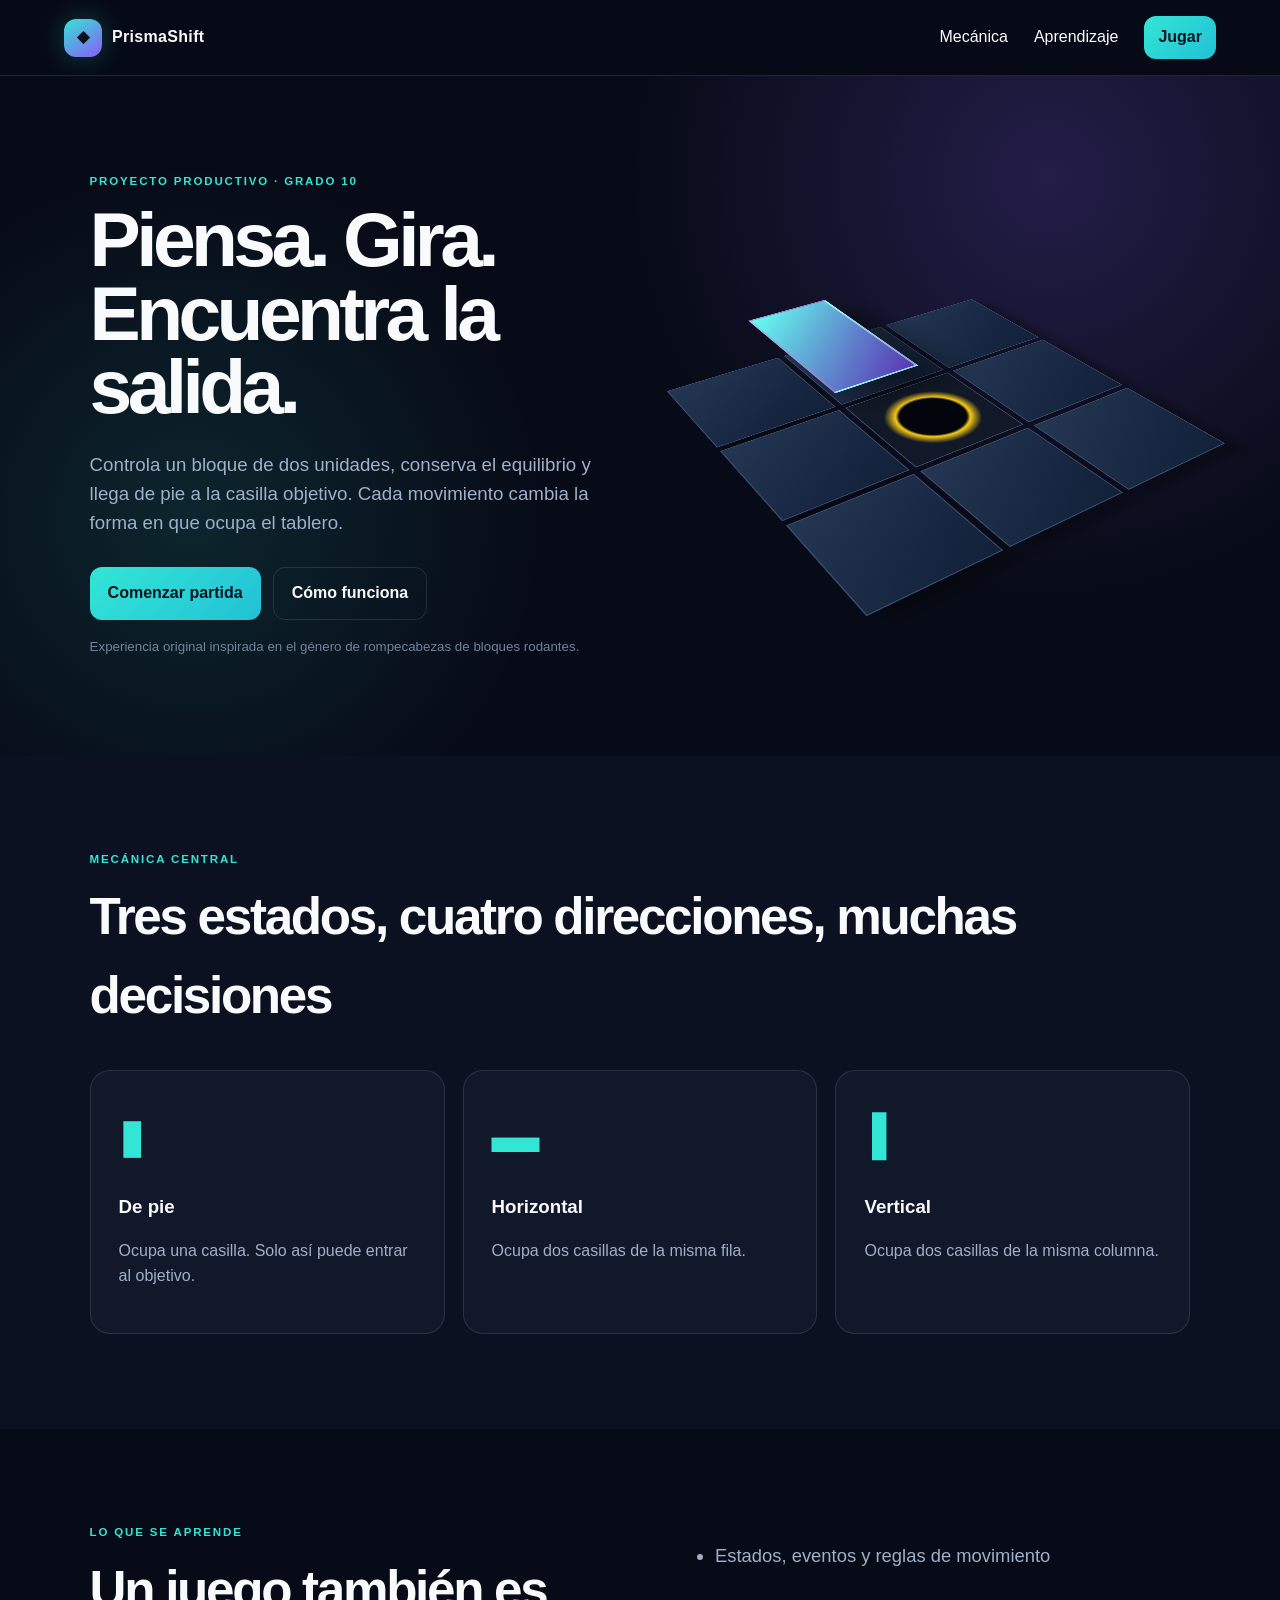
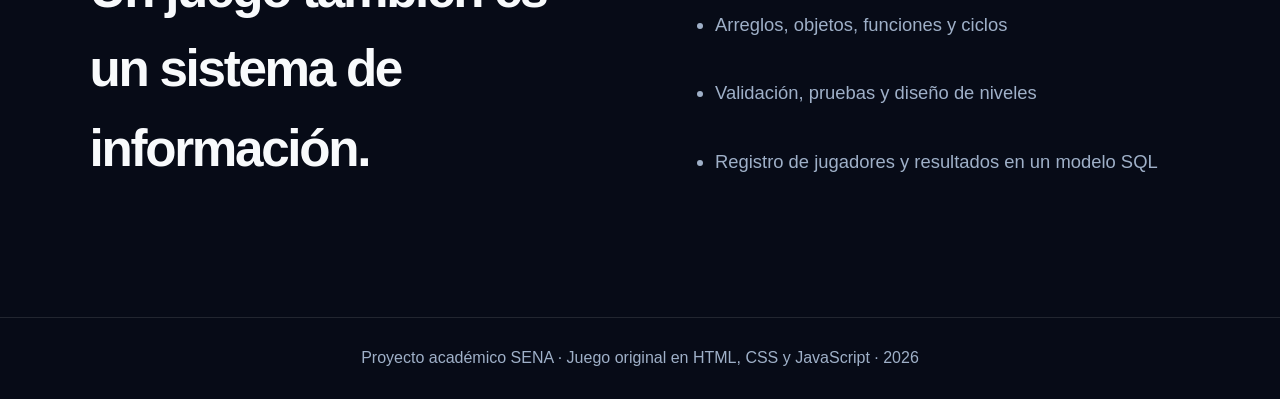
<file: index.html>
<!DOCTYPE html><html lang="es"><head><meta charset="UTF-8"><meta name="viewport" content="width=device-width,initial-scale=1"><meta name="description" content="Juego educativo original de lógica con un bloque rodante."><title>PrismaShift | Inicio</title><link rel="stylesheet" href="assets/css/game.css"></head>
<body data-page="home"><header class="game-topbar"><a class="logo" href="index.html"><span>◆</span>PrismaShift</a><nav><a href="#mecanica">Mecánica</a><a href="#aprendizaje">Aprendizaje</a><a class="game-button small" href="login.html">Jugar</a></nav></header><main><section class="game-hero"><div><p class="kicker">Proyecto productivo · Grado 10</p><h1>Piensa. Gira. Encuentra la salida.</h1><p>Controla un bloque de dos unidades, conserva el equilibrio y llega de pie a la casilla objetivo. Cada movimiento cambia la forma en que ocupa el tablero.</p><div class="hero-actions"><a class="game-button" href="login.html">Comenzar partida</a><a class="game-button outline" href="#mecanica">Cómo funciona</a></div><small>Experiencia original inspirada en el género de rompecabezas de bloques rodantes.</small></div><div class="prism-scene" aria-hidden="true"><div class="platform-preview"><i></i><i></i><i></i><i></i><i></i><i></i><i></i><i></i><i></i><b></b></div></div></section>
<section id="mecanica" class="content-section"><p class="kicker">Mecánica central</p><h2>Tres estados, cuatro direcciones, muchas decisiones</h2><div class="mechanic-grid"><article><span>▮</span><h3>De pie</h3><p>Ocupa una casilla. Solo así puede entrar al objetivo.</p></article><article><span>▬</span><h3>Horizontal</h3><p>Ocupa dos casillas de la misma fila.</p></article><article><span class="vertical-icon">▬</span><h3>Vertical</h3><p>Ocupa dos casillas de la misma columna.</p></article></div></section>
<section id="aprendizaje" class="content-section learning"><div><p class="kicker">Lo que se aprende</p><h2>Un juego también es un sistema de información.</h2></div><ul><li>Estados, eventos y reglas de movimiento</li><li>Arreglos, objetos, funciones y ciclos</li><li>Validación, pruebas y diseño de niveles</li><li>Registro de jugadores y resultados en un modelo SQL</li></ul></section></main><footer>Proyecto académico SENA · Juego original en HTML, CSS y JavaScript · 2026</footer><script src="assets/js/game.js"></script></body></html>
</file>
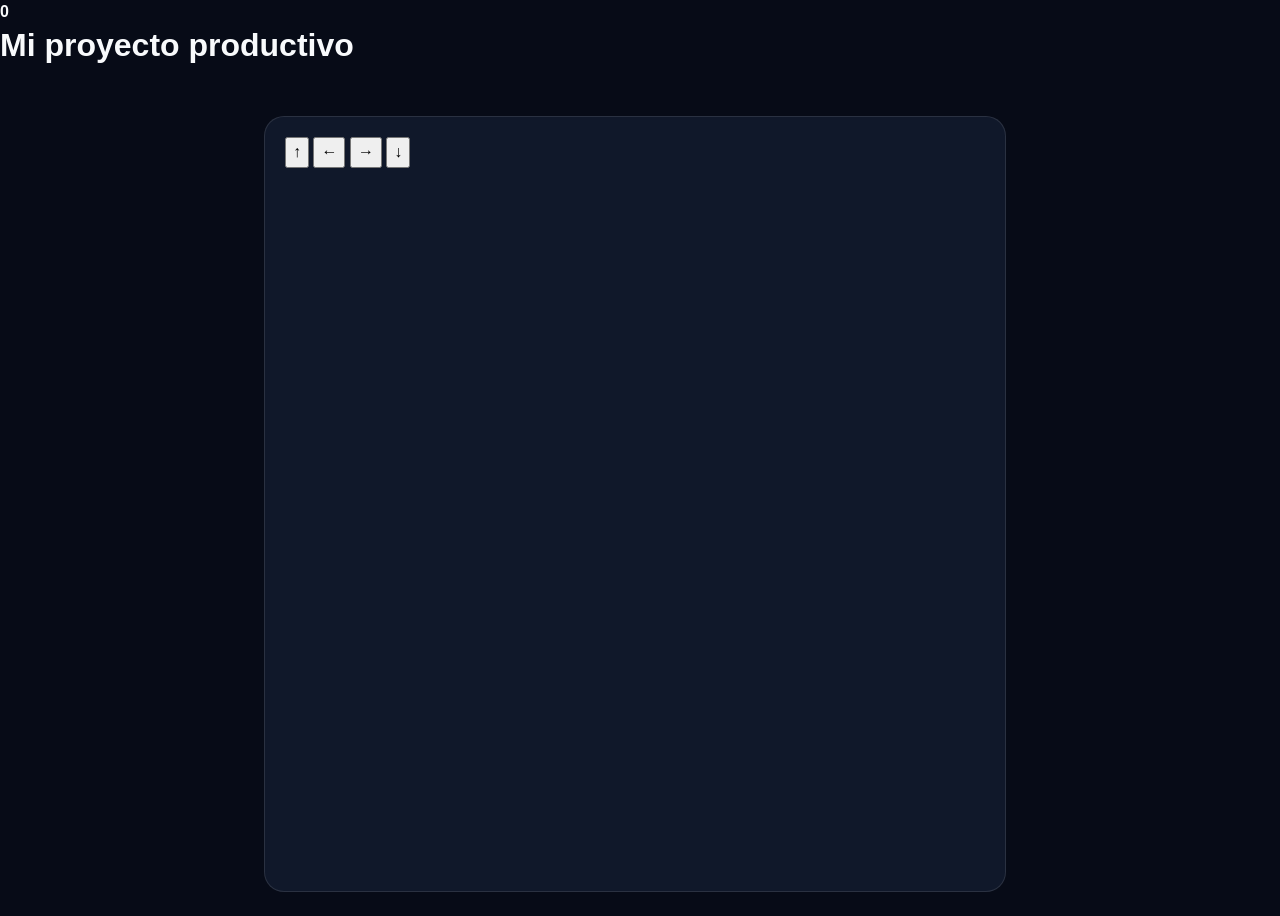
<file: game.html>
<!DOCTYPE html>
<html lang="es">
    <head>
        <meta charset="UTF-8">
        <meta name="viewport" content="width=device-width,initial-scale=1">
        <title>PrismaShift | Juego</title>
        <link rel="stylesheet" href="assets/css/game.css">
    </head>
    <body data-page="inicio">
        <main><h1>Mi proyecto productivo</h1></main><main class="play-layout">
 <aside id="levelButtons"></aside>
 <section class="game-stage">
 <strong id="moves">0</strong>
 <div id="board" class="board"></div>
 <button data-move="up" onclick=" arriba()">↑</button>
 <button data-move="left" onclick="izquierda()">←</button>
 <button data-move="right" onclick="derecha()">→</button>
 <button data-move="down" onclick="abajo()">↓</button>
 </section>
</main>
        <script src="interacciongame.js"></script>
    </body>
</html>
</file>
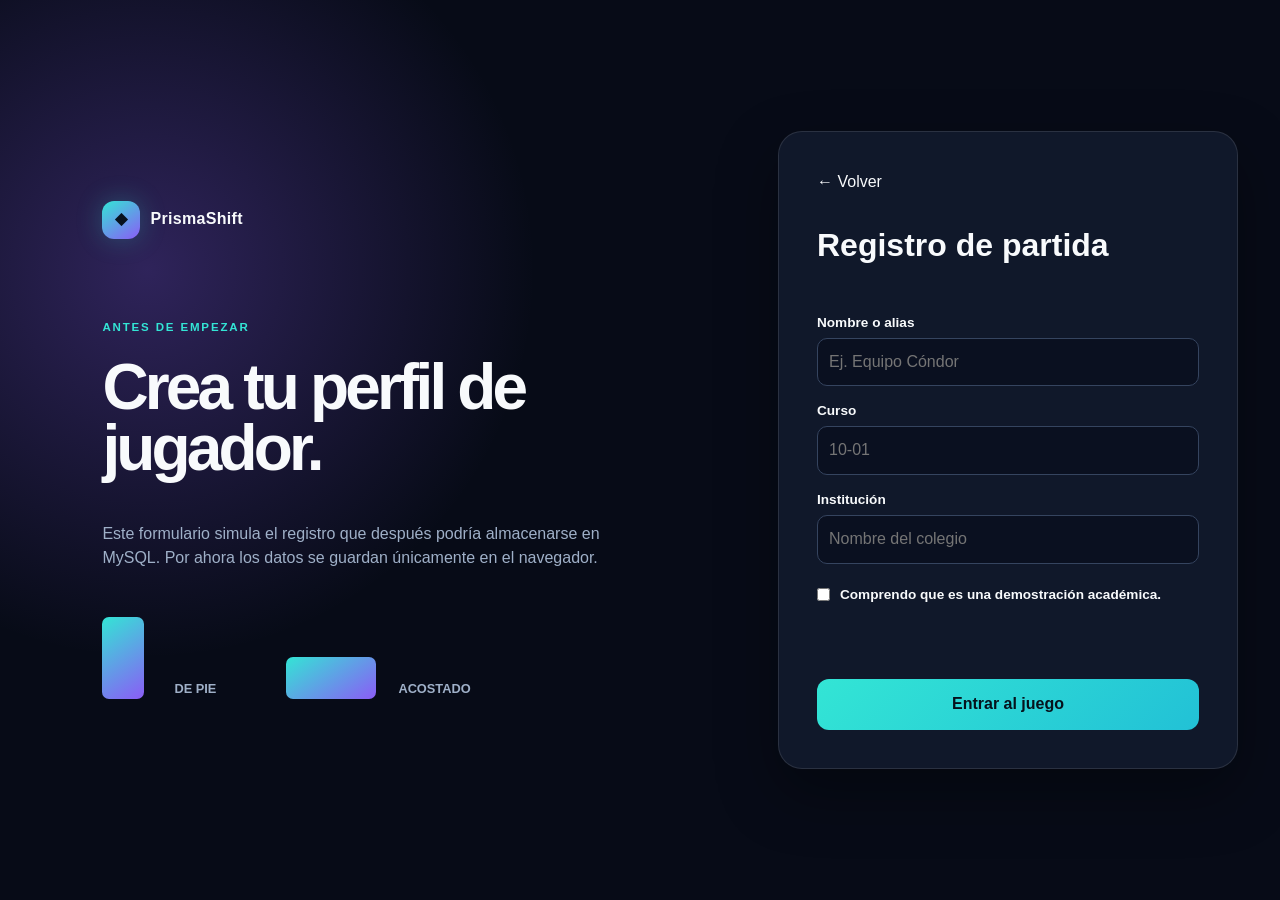
<file: login.html>
<!DOCTYPE html><html lang="es"><head><meta charset="UTF-8"><meta name="viewport" content="width=device-width,initial-scale=1"><title>PrismaShift | Perfil</title><link rel="stylesheet" href="assets/css/game.css"></head>
<body data-page="login" class="player-page"><main class="player-shell"><section class="player-copy"><a class="logo" href="index.html"><span>◆</span>PrismaShift</a><p class="kicker">Antes de empezar</p><h1>Crea tu perfil de jugador.</h1><p>Este formulario simula el registro que después podría almacenarse en MySQL. Por ahora los datos se guardan únicamente en el navegador.</p><div class="state-demo"><span class="standing-demo"></span><b>DE PIE</b><span class="lying-demo"></span><b>ACOSTADO</b></div></section><section class="player-card"><a href="index.html">← Volver</a><h2>Registro de partida</h2><form id="playerForm"><label for="playerName">Nombre o alias</label><input id="playerName" required maxlength="30" placeholder="Ej. Equipo Cóndor"><label for="playerCourse">Curso</label><input id="playerCourse" required maxlength="15" placeholder="10-01"><label for="playerSchool">Institución</label><input id="playerSchool" required maxlength="80" placeholder="Nombre del colegio"><label class="consent"><input id="rulesAccepted" type="checkbox" required> Comprendo que es una demostración académica.</label><p id="playerError" class="error-message"></p><button class="game-button full" type="submit">Entrar al juego</button></form></section></main><script src="assets/js/game.js"></script></body></html>
</file>
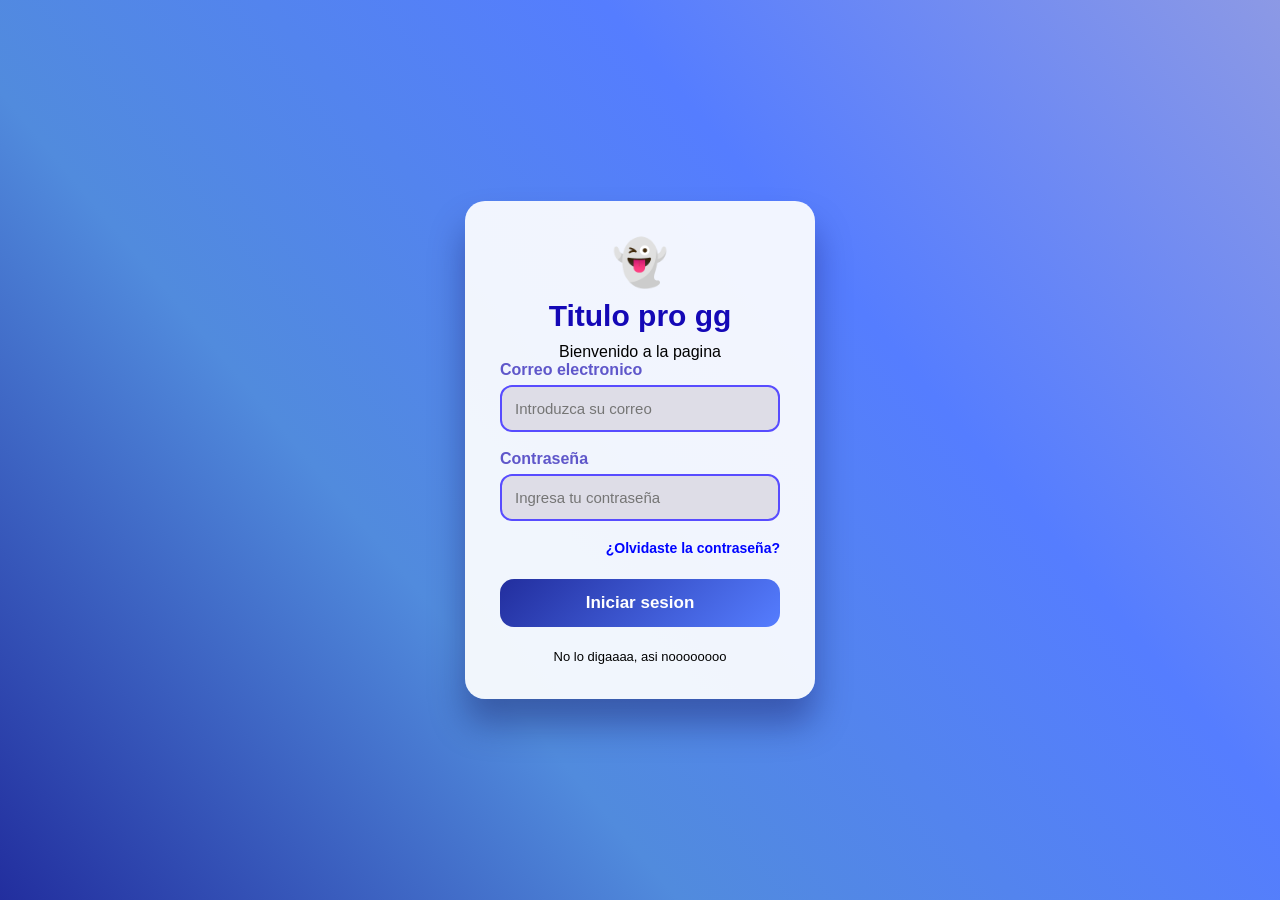
<file: Antiguo/login.html>
<!DOCTYPE html>
<html lang="es">
<head>
    <meta charset="UTF-8">
    <meta name="viewport" content="width=device-width, initial-scale=1.0">
    <!-- Titulo que aparece en la pestaña del navegador -->
    <title>Login :v</title>
    <link rel="stylesheet" href="css/style.css">
    <link rel="preconnect" href="https://fonts.googleapis.com">
    <link rel="preconnect" href="https://fonts.gstatic.com" crossorigin>
    <link href="https://fonts.googleapis.com/css2?family=Montserrat:ital,wght@0,100..900;1,100..900&display=swap" rel="stylesheet">
    <!--Se vincula los estilos al login y se agrega el origen de la fuente-->
</head>
<body>
    <!--Contenedor del login principal-->
    <div class="login-container">
        <!--Icono principal-->
        <div class="icon">👻</div>
        <!--Titulo principal-->
        <h1>Titulo pro gg</h1>
        <!--Texto de bienvenida-->
        <p>Bienvenido a la pagina</p>
        <!-- Campo del formulario para el login -->
        <form>
            <!--Campo del correo electronico-->
            <div class="input-group">
                <!--Etiqueta del campo correo, se conecta por el id=Correo-->
                <label for="Correo">Correo electronico</label>
                <!--Campo para ingresar el correo-->
                <input
                    type="email"
                    id="Correo"
                    placeholder="Introduzca su correo"
                    required
                >
            <!-- Fin del grupo correo electronico -->
            </div>
            <!-- Contraseña -->
            <div class="input-group">
            <!-- Etiqueta del campo contraseña, se conecta por el id password -->
                <label for="password">Contraseña</label>
                <!-- Campo para ingresar la contraseña -->
                <input 
                    type="password"
                    id="password"
                    placeholder="Ingresa tu contraseña"
                    required
                >
            <!-- Fin del grupo Contraseña -->
            </div>
            <!-- Contenedor recuperar contraseña -->
             <div class="forgot-password">
                <!-- Enlace de recuperacion de contraseña -->
                <a href="https://google.com">¿Olvidaste la contraseña?</a>
             <!-- Fin del grupo recuperar contraseña -->
             </div>
             <!-- Boton para enviar el formulario -->
              <button type="submit" class="button-login">
                Iniciar sesion
              </button>
        <!-- Fin del formulario -->
        </form>
         <!-- Texto decoratico inferior -->
          <div class="footer-text">
            <p>No lo digaaaa, asi noooooooo</p>
          <!-- fin del texto decorativo -->
          </div>
    <!-- fin del contenedor del login  -->
    </div>
</body>
</html>
</file>
<file: assets/css/game.css>
:root{--bg:#070b17;--panel:#10182a;--panel2:#162238;--ink:#f8fafc;--muted:#9fb0c8;--cyan:#33e5d5;--violet:#8b5cf6;--yellow:#facc15;--danger:#fb7185;--line:rgba(255,255,255,.11);--shadow:0 24px 60px rgba(0,0,0,.35)}*{box-sizing:border-box}html{scroll-behavior:smooth}body{margin:0;background:var(--bg);color:var(--ink);font-family:Inter,Segoe UI,Arial,sans-serif;line-height:1.55}a{color:inherit;text-decoration:none}button,input{font:inherit}.game-topbar,.play-header{height:76px;padding:0 max(5vw,25px);display:flex;align-items:center;justify-content:space-between;border-bottom:1px solid var(--line);background:rgba(7,11,23,.92);position:sticky;top:0;z-index:10;backdrop-filter:blur(12px)}.game-topbar nav{display:flex;align-items:center;gap:26px}.logo{display:flex;align-items:center;gap:10px;font-weight:900;letter-spacing:.02em}.logo span{display:grid;place-items:center;width:38px;height:38px;border-radius:12px;background:linear-gradient(145deg,var(--cyan),var(--violet));color:#07111d;box-shadow:0 0 26px rgba(51,229,213,.25)}.game-button{border:0;border-radius:12px;padding:13px 18px;background:linear-gradient(135deg,var(--cyan),#22c1d6);color:#06121c;font-weight:850;display:inline-flex;justify-content:center;align-items:center;cursor:pointer;transition:.2s}.game-button:hover{filter:brightness(1.08);transform:translateY(-1px)}.game-button.small{padding:9px 14px}.game-button.outline{background:transparent;color:var(--ink);border:1px solid var(--line)}.game-button.full{width:100%}.game-hero{min-height:680px;display:grid;grid-template-columns:1fr 1fr;gap:70px;align-items:center;padding:70px max(7vw,32px);background:radial-gradient(circle at 82% 15%,rgba(139,92,246,.22),transparent 35%),radial-gradient(circle at 15% 65%,rgba(51,229,213,.12),transparent 30%)}.game-hero h1,.player-copy h1{font-size:clamp(3rem,6vw,6.2rem);line-height:.96;letter-spacing:-.06em;margin:12px 0 26px}.game-hero p{max-width:720px;color:var(--muted);font-size:1.17rem}.game-hero small{color:#71829a}.kicker{text-transform:uppercase;letter-spacing:.16em;color:var(--cyan)!important;font-size:.72rem!important;font-weight:850;margin:0 0 8px}.hero-actions{display:flex;gap:12px;margin:30px 0 14px}.prism-scene{min-height:440px;display:grid;place-items:center;perspective:900px}.platform-preview{width:400px;display:grid;grid-template-columns:repeat(3,1fr);gap:7px;transform:rotateX(58deg) rotateZ(-35deg);position:relative}.platform-preview i{aspect-ratio:1;background:linear-gradient(145deg,#243652,#122039);border:1px solid #3e5678;box-shadow:10px 16px 16px rgba(0,0,0,.35)}.platform-preview i:nth-child(5){background:radial-gradient(circle,#02050b 38%,#facc15 42%,#111827 55%)}.platform-preview b{position:absolute;width:105px;height:210px;background:linear-gradient(135deg,#66fff0,#5b35b5);left:142px;top:-105px;border:3px solid rgba(255,255,255,.3);box-shadow:20px 35px 50px rgba(0,0,0,.45);transform:translateZ(30px)}.content-section{padding:95px max(7vw,32px);background:#0b1120}.content-section h2{font-size:clamp(2.2rem,4vw,4rem);letter-spacing:-.045em;margin:4px 0 34px}.mechanic-grid{display:grid;grid-template-columns:repeat(3,1fr);gap:18px}.mechanic-grid article{background:var(--panel);border:1px solid var(--line);border-radius:20px;padding:28px}.mechanic-grid article>span{font-size:3rem;color:var(--cyan)}.vertical-icon{display:inline-block;transform:rotate(90deg)}.mechanic-grid p,.learning li{color:var(--muted)}.learning{display:grid;grid-template-columns:1fr 1fr;gap:70px;background:#070b17}.learning ul{font-size:1.15rem;display:grid;gap:13px}footer{text-align:center;padding:28px;color:var(--muted);border-top:1px solid var(--line)}.player-page{min-height:100vh}.player-shell{min-height:100vh;display:grid;grid-template-columns:1.15fr .85fr}.player-copy{padding:8vw;display:flex;flex-direction:column;justify-content:center;background:radial-gradient(circle at 20% 30%,rgba(139,92,246,.3),transparent 45%)}.player-copy .kicker{margin-top:80px}.player-copy h1{font-size:clamp(2.8rem,5vw,5rem)}.player-copy p{color:var(--muted);max-width:620px}.state-demo{display:grid;grid-template-columns:60px 100px 100px 110px;gap:12px;align-items:end;margin-top:30px;color:var(--muted);font-size:.8rem}.standing-demo,.lying-demo{display:block;background:linear-gradient(145deg,var(--cyan),var(--violet));border-radius:7px}.standing-demo{width:42px;height:82px}.lying-demo{width:90px;height:42px}.player-card{margin:auto;width:min(460px,86%);background:var(--panel);border:1px solid var(--line);border-radius:24px;padding:38px;box-shadow:var(--shadow)}.player-card h2{font-size:2rem}.player-card form{display:grid}.player-card label{font-size:.85rem;font-weight:750;margin-top:14px}.player-card input{background:#0a1020;border:1px solid #35445f;border-radius:10px;padding:11px;color:#fff;margin-top:5px}.player-card .consent{display:flex;gap:10px;align-items:center;margin:20px 0}.player-card .consent input{width:auto;margin:0}.error-message{color:var(--danger);min-height:22px}.play-header{position:static}.player-pill{display:flex;align-items:center;gap:10px}.player-pill>span{display:grid;place-items:center;width:38px;height:38px;border-radius:11px;background:#22314b;color:var(--cyan);font-weight:900}.player-pill div{display:grid}.player-pill small{color:var(--muted)}.play-layout{display:grid;grid-template-columns:220px minmax(520px,1fr) 230px;gap:20px;padding:24px;min-height:calc(100vh - 76px)}.level-panel,.logic-panel,.game-stage{background:var(--panel);border:1px solid var(--line);border-radius:20px;padding:20px}.level-buttons{display:grid;grid-template-columns:repeat(3,1fr);gap:8px}.level-buttons button{aspect-ratio:1;border:1px solid var(--line);border-radius:10px;background:#0b1323;color:var(--muted);font-weight:900;cursor:pointer}.level-buttons button.active{background:var(--cyan);color:#06121c}.level-buttons button:disabled{opacity:.35;cursor:not-allowed}.legend{border-top:1px solid var(--line);margin-top:24px;padding-top:16px}.legend p{display:flex;align-items:center;gap:9px;color:var(--muted);font-size:.84rem}.legend i{width:20px;height:20px;border-radius:4px;display:inline-block}.legend-tile{background:#263957;border:1px solid #456187}.legend-goal{background:#181a21;border:4px solid var(--yellow)}.legend-block{background:linear-gradient(145deg,var(--cyan),var(--violet))}.text-button{border:0;background:transparent;color:var(--danger);margin-top:20px;cursor:pointer}.game-stage{min-width:0}.stage-title{display:flex;justify-content:space-between;gap:16px;align-items:start}.stage-title h1{margin:0;font-size:2.2rem}.score-strip{display:flex;border:1px solid var(--line);border-radius:12px;overflow:hidden}.score-strip span{padding:9px 13px;color:var(--muted);font-size:.7rem;text-transform:uppercase}.score-strip span+span{border-left:1px solid var(--line)}.score-strip strong{display:block;color:#fff;font-size:1.2rem}.level-hint{color:var(--muted);margin:8px 0}.game-message{height:28px;color:var(--yellow);font-weight:800;text-align:center}.board-shell{min-height:485px;display:grid;place-items:center;border-radius:18px;background:radial-gradient(circle,rgba(51,229,213,.08),transparent 55%),#080d18;overflow:auto;padding:18px}.board{--cols:12;display:grid;grid-template-columns:repeat(var(--cols),minmax(30px,52px));gap:4px;position:relative}.cell{aspect-ratio:1;border-radius:6px;background:transparent;position:relative}.cell.tile{background:linear-gradient(145deg,#2a3d5e,#17263e);border:1px solid #435d82;box-shadow:0 5px 8px rgba(0,0,0,.25)}.cell.goal{background:radial-gradient(circle,#02050b 32%,var(--yellow) 36% 46%,#3c3210 50%,#17263e 57%);box-shadow:0 0 24px rgba(250,204,21,.3)}.cell.block-part{z-index:2;background:linear-gradient(145deg,#7ff9ed 5%,#33e5d5 42%,#7c3aed);border:2px solid rgba(255,255,255,.55);box-shadow:0 8px 16px rgba(51,229,213,.3);transform:scale(.9)}.cell.block-part.standing{box-shadow:inset -9px -10px 0 rgba(74,40,160,.35),0 8px 18px rgba(51,229,213,.38)}.cell.block-part::after{content:'';position:absolute;inset:5px;border:1px solid rgba(255,255,255,.26);border-radius:3px}.board.falling .block-part{animation:fall .6s forwards}@keyframes fall{to{transform:scale(.2) rotate(45deg);opacity:0}}.controls{display:grid;place-items:center;gap:5px;margin:16px auto 8px}.controls>div{display:flex;gap:5px}.controls button{width:48px;height:44px;border:1px solid var(--line);background:#192742;color:#fff;border-radius:10px;font-size:1.25rem;cursor:pointer}.controls button:hover{background:#2b4169}.keyboard-help{text-align:center;color:var(--muted);font-size:.85rem}.logic-panel{align-self:start}.state-card{border:1px solid var(--line);border-radius:12px;padding:14px;margin-bottom:10px;display:grid}.state-card span,.state-card small{color:var(--muted);font-size:.78rem}.state-card strong{font-size:1.05rem}.modal{position:fixed;inset:0;background:rgba(2,5,11,.78);display:grid;place-items:center;z-index:30;padding:20px}.modal[hidden]{display:none}.modal-card{width:min(510px,94vw);background:var(--panel2);border:1px solid var(--line);border-radius:24px;padding:34px;box-shadow:var(--shadow)}.modal-card h2{font-size:2rem;margin:5px 0}.modal-card li{margin:10px 0;color:var(--muted)}.win-icon{font-size:2.6rem;color:var(--cyan)}.modal-actions{display:flex;gap:10px;margin-top:22px}.modal-actions>*{flex:1}@media(max-width:1150px){.play-layout{grid-template-columns:180px 1fr}.logic-panel{display:none}}@media(max-width:820px){.game-topbar nav>a:not(.game-button){display:none}.game-hero,.learning,.player-shell{grid-template-columns:1fr}.prism-scene,.player-copy{display:none}.mechanic-grid{grid-template-columns:1fr}.play-layout{display:block;padding:12px}.level-panel{margin-bottom:12px}.level-buttons{grid-template-columns:repeat(5,1fr)}.legend{display:none}.game-stage{padding:14px}.stage-title{display:block}.score-strip{margin-top:10px;width:max-content}.board-shell{min-height:390px}.board{grid-template-columns:repeat(var(--cols),minmax(23px,7vw))}.player-pill div{display:none}}
</file>
<file: Antiguo/css/style.css>
* {
    /* define la feuente para la pagina  */
    font-family: 'Segoe UI', Tahoma, Geneva, Verdana, sans-serif;
    /* elimina las margenes externas */
    margin: 0;
    /* elimina los espacios internos */
    padding: 0;
    /* hace que el ancho y alto tengan padding y border */
    box-sizing: border-box;
}
/* Estilos para el cuerpo de la pagina */
body {
    /* Ocupa el 100% de la altura de la pagina */
    height: 100vh;
    /* Activa flexbox para organizar el contenido */
    display: flex;
    /* Centra horizontalmente el contenido */
    justify-content: center;
    /* Centra verticalmente el contenido */
    align-items: center;
    /* Crea un degrade de colores calidos */
    background: linear-gradient(
        230deg, /* Direccion diagonal del degradado */
        #8c99e5, /* Color naranja suave */
        #557dff, /* Color amarillo suave */
        #518bdd, /* Color coral */
        #222e9e  /* Color durazno */
    );

}

/* Caja del formulario de inicio de sesion */
.login-container {
    /* Ancho de caja */
    width: 350px;
    /* Color de la caja */
    background-color: rgba( 255, 255, 255, 0.92);
    /* Espacio interno */
    padding: 35px;
    /* Redondeo de las esquinas de la caja */
    border-radius: 20px;
    /* Sombra de la caja */
    box-shadow: 0 25px 35px rgba(10, 4, 66, 0.35);
    /* Centra el texto de la caja */
    text-align: center;
}
/* Titulo del formulario de inicio de sesion  */
.login-container h1 {
    /* Color naranja oscuro para el título */
    color: #1408b6;

    /* Espacio inferior debajo del título */
    margin-bottom: 10px;

    /* Tamaño de la letra del título */
    font-size: 30px;
}
/* Grupo que contiene cada etiqueta y color de entrada */
.input-group {
    /* alinea el texto a la izquierda */
    text-align: left;
    /* espacio inferior entre cada campo  */
    margin-bottom: 18px;
}
/* Estilos de las etiquetas de los campos */
.input-group label {
    /* Hace que la etiqueta ocupe toda la linea */
    display: block;
    /* Color cafe calido para la etiqueta */
    color: #5f57ca;
    /* Coloca el texto en negrita */
    font-weight: bold;
    /* Espacio entre la etiqueta y el campo */
    margin-bottom: 6px;
}
/* Estilos de los campos de entrada */
.input-group input{
    /* Hace que el campo ocupe todo el espacio posible */
    width: 100%;
    /* Espacio interior */
    padding: 13px;
    /* Borde del campo con color calido */
    border: 2px solid #584cff;
    /* Redondea las esquinas del campo */
    border-radius: 12px;
    /* Elimina el contorno predeterminado */
    outline: 0;
    /* Tamaño del texto dentro del campo */
    font-size: 15px;
    /* Color de fondo */
    background-color: #dedde7;
}
/* Estilos cuando se hace click o se escribe */
.input-group input:focus{
    /* Cambia el color del borde cuando se selecciona */
    border-color: #030144;
    /* Agrega una sombra suave */
    box-shadow: 0 0 10px rgba(5, 15, 156, 0.651);
    /* Transicion suave */
    transition: 0.5s;
}
/* Contenedor del enlace recuperar contraseña */
.forgot-password{
    /* Alinea el enlace a la derecha */
    text-align: right;
    /* Espacio inferior */
    margin-bottom: 22px;
}
/* Estilos del enlace */
.forgot-password a {
    /* Quita el subrayado del enlace */
    text-decoration: none;
    /* Color naranja para el enlace */
    color: #0004ff;
    /* Tamaño del texto */
    font-size: 14px;
    /* Coloca el texto en negrita */
    font-weight: bold;
}
.forgot-password a:hover {
    color: #0084ff;
    transition: 0.5s ease-in-out;
}
/* Estilos del boton de login */
.button-login {
    /* El boton toma todo el ancho del formulario */
    width: 100%;
    /* Espacio interno */
    padding: 14px;
    /* Elimina el borde */
    border: none;
    /* Redondea las esquinas */
    border-radius: 14px;
    /* Fondo degradado del boton */
    background: linear-gradient(135deg, #222e9e, #557dff);
    /* Color blanco para el texto */
    color: white;
    /* Tamaño del texto del boton */
    font-size: 17px;
    /* Coloca el texto en negrita */
    font-weight: bold;
    /* Cambia el cursor a una mano */
    cursor: pointer;
}
/* Estilos cuando el cursor pasa sobre el boton */
.button-login:hover {
    /* Cambia el degradado del boton */
    background: linear-gradient(9deg, #222e9e, #557dff);
    /* Eleva el boton hacia arriba */
    transform: translateY(-2px);
    /* Agrega sombra al boton */
    box-shadow: 0 0 10px rgba(5, 15, 156, 0.651);
    /* Transicion suave */
    transition: 0.5s;
}
/* Estilos del texto inferior  */
.footer-text {
    /* Espacio superior respecto al formulario */
    margin-top: 22px;
    /* Tamaño del texto */
    font-size: 13px;
    /* Color del texto */
    color: black;
}
/* Estilos del icono */
.icon {
    /* Texto grande para el icono */
    font-size: 45px;
    /* espacio inferior del icono */
    margin-bottom: 10px;
}
/* Fin de los estilos de CSS */
</file>
